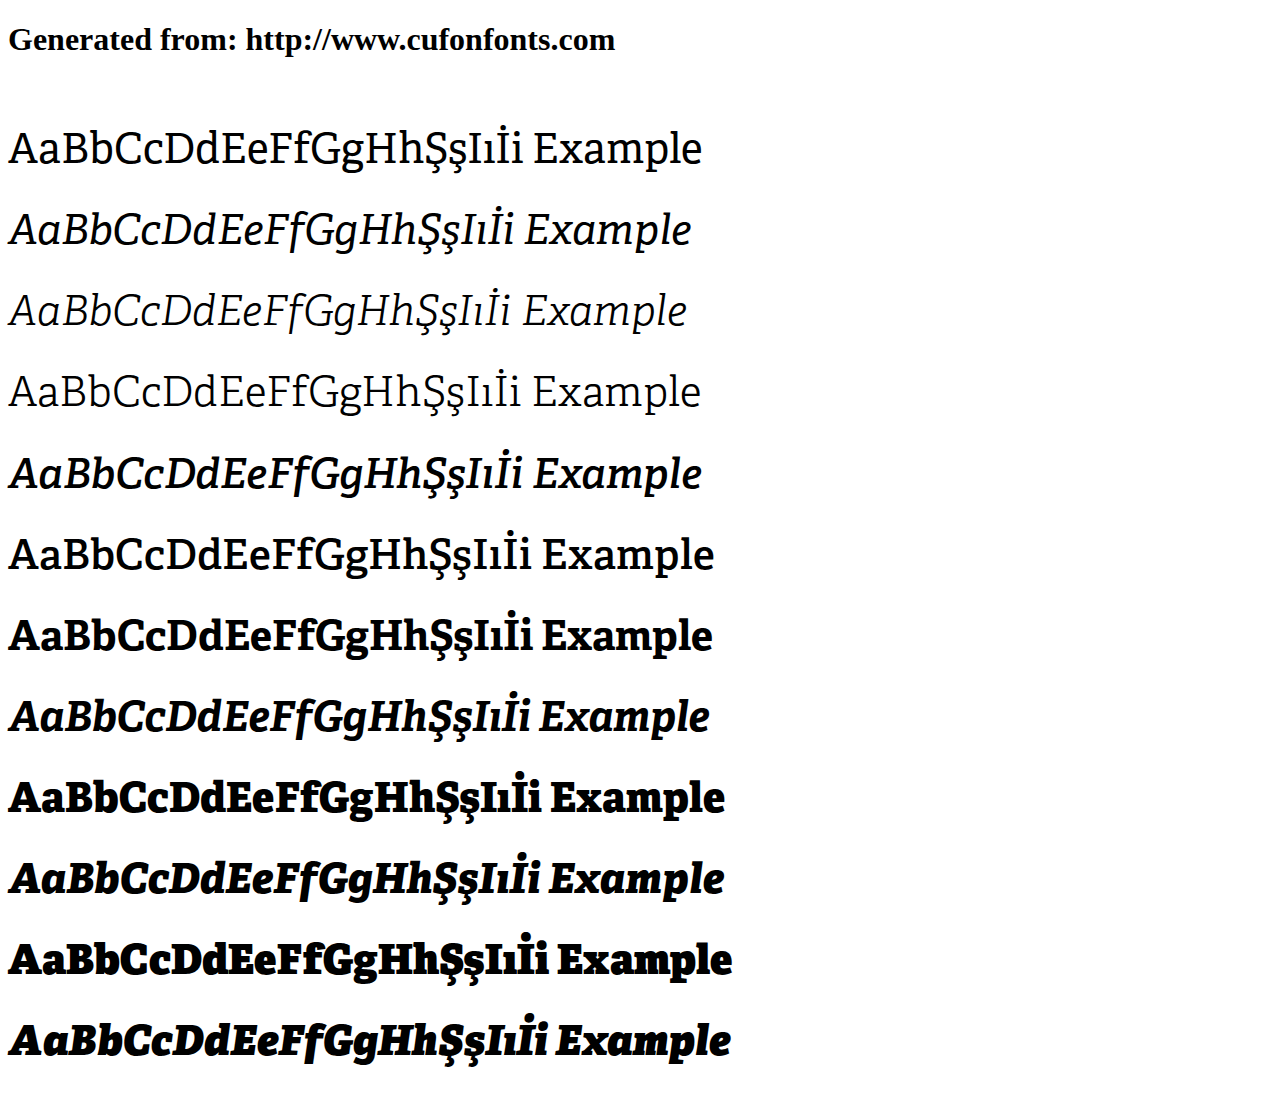
<file: fonts/adelle/example.html>
<!DOCTYPE html>
<html xmlns="http://www.w3.org/1999/xhtml">
<head>
    <meta http-equiv="Content-Type" content="text/html; charset=utf-8"/>
    <link rel="stylesheet" type="text/css"
          href="style.css"/>
</head>

<body>

<h1>Generated from: http://www.cufonfonts.com</h1><br/>
<h1 style="font-family:'Adelle Regular';font-weight:normal;font-size:42px">AaBbCcDdEeFfGgHhŞşIıİi Example</h1>
<h1 style="font-family:'Adelle Italic';font-weight:normal;font-size:42px">AaBbCcDdEeFfGgHhŞşIıİi Example</h1>
<h1 style="font-family:'Adelle Light Italic';font-weight:normal;font-size:42px">AaBbCcDdEeFfGgHhŞşIıİi Example</h1>
<h1 style="font-family:'Adelle Light';font-weight:normal;font-size:42px">AaBbCcDdEeFfGgHhŞşIıİi Example</h1>
<h1 style="font-family:'Adelle SemiBold Italic';font-weight:normal;font-size:42px">AaBbCcDdEeFfGgHhŞşIıİi Example</h1>
<h1 style="font-family:'Adelle SemiBold';font-weight:normal;font-size:42px">AaBbCcDdEeFfGgHhŞşIıİi Example</h1>
<h1 style="font-family:'Adelle Bold';font-weight:normal;font-size:42px">AaBbCcDdEeFfGgHhŞşIıİi Example</h1>
<h1 style="font-family:'Adelle Bold Italic';font-weight:normal;font-size:42px">AaBbCcDdEeFfGgHhŞşIıİi Example</h1>
<h1 style="font-family:'Adelle ExtraBold';font-weight:normal;font-size:42px">AaBbCcDdEeFfGgHhŞşIıİi Example</h1>
<h1 style="font-family:'Adelle ExtraBold Italic';font-weight:normal;font-size:42px">AaBbCcDdEeFfGgHhŞşIıİi Example</h1>
<h1 style="font-family:'Adelle Heavy';font-weight:normal;font-size:42px">AaBbCcDdEeFfGgHhŞşIıİi Example</h1>
<h1 style="font-family:'Adelle Heavy Italic';font-weight:normal;font-size:42px">AaBbCcDdEeFfGgHhŞşIıİi Example</h1>


</body>
</html>
</file>
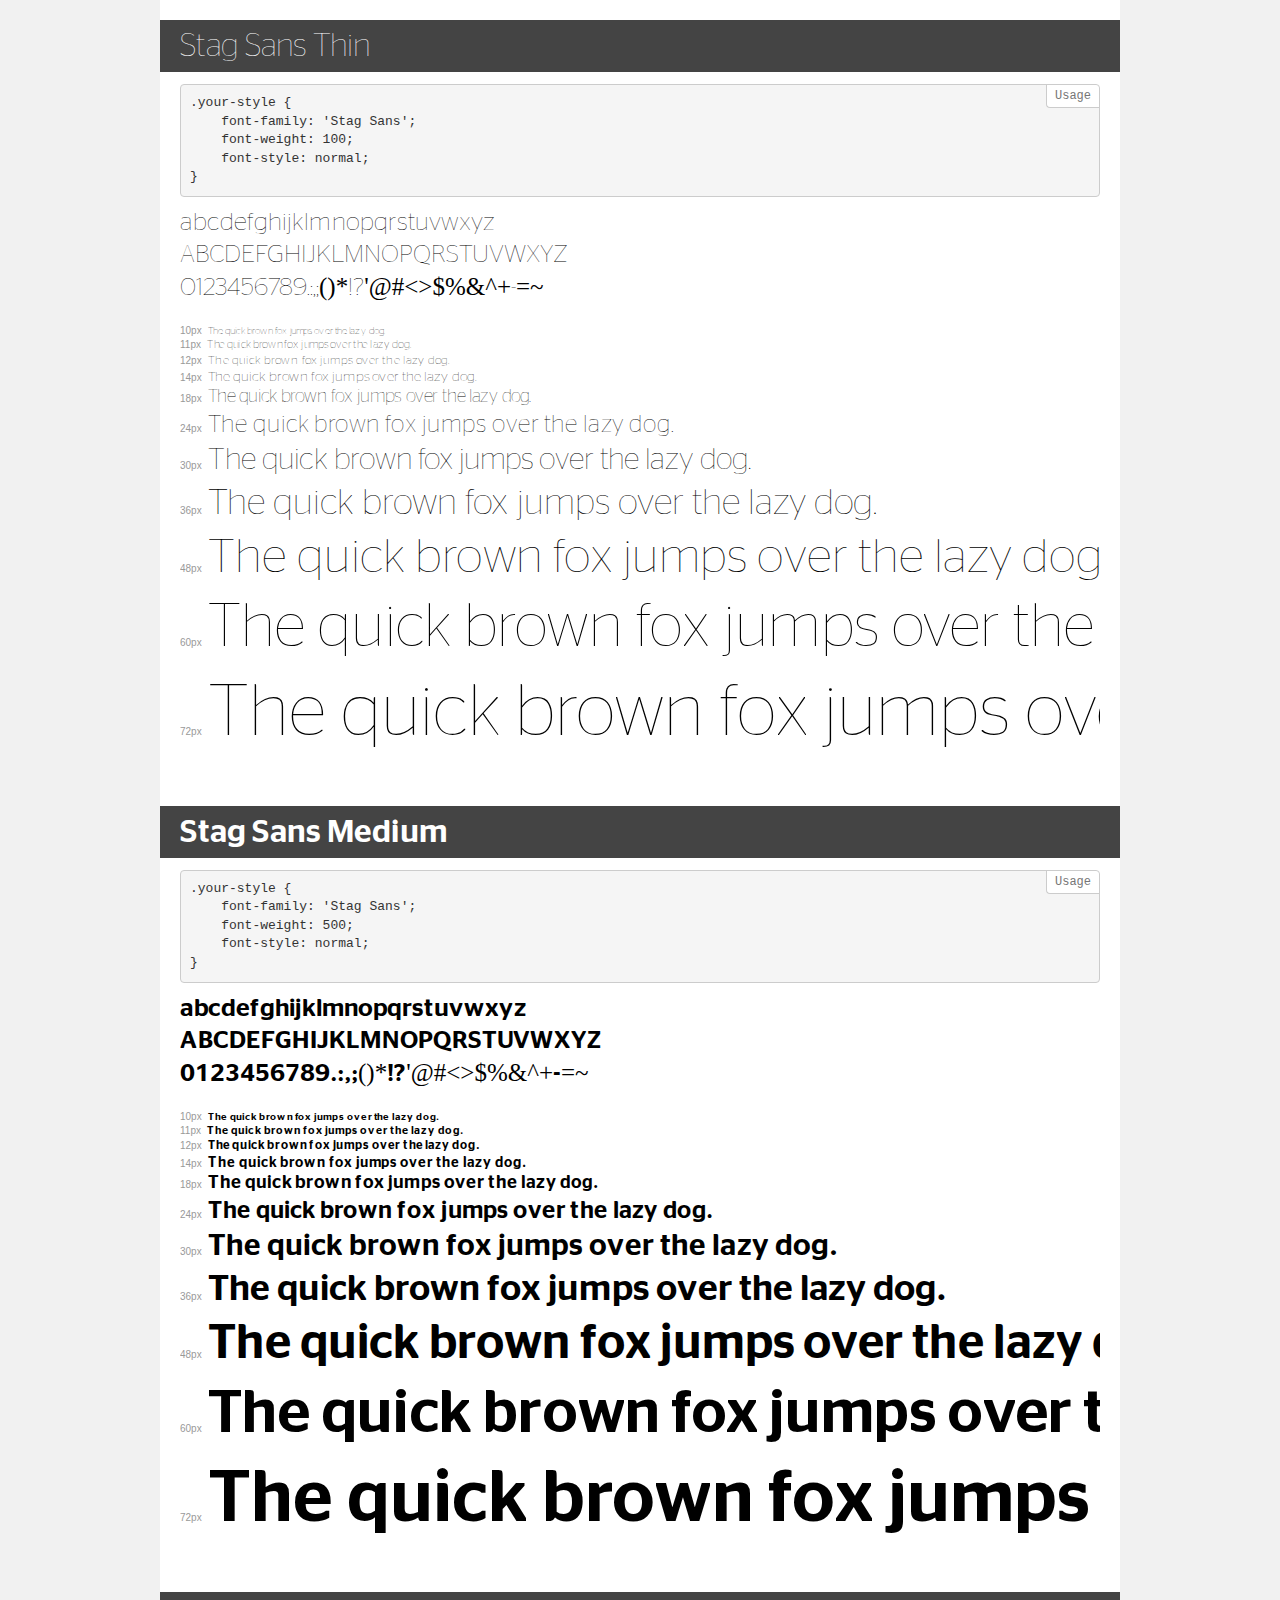
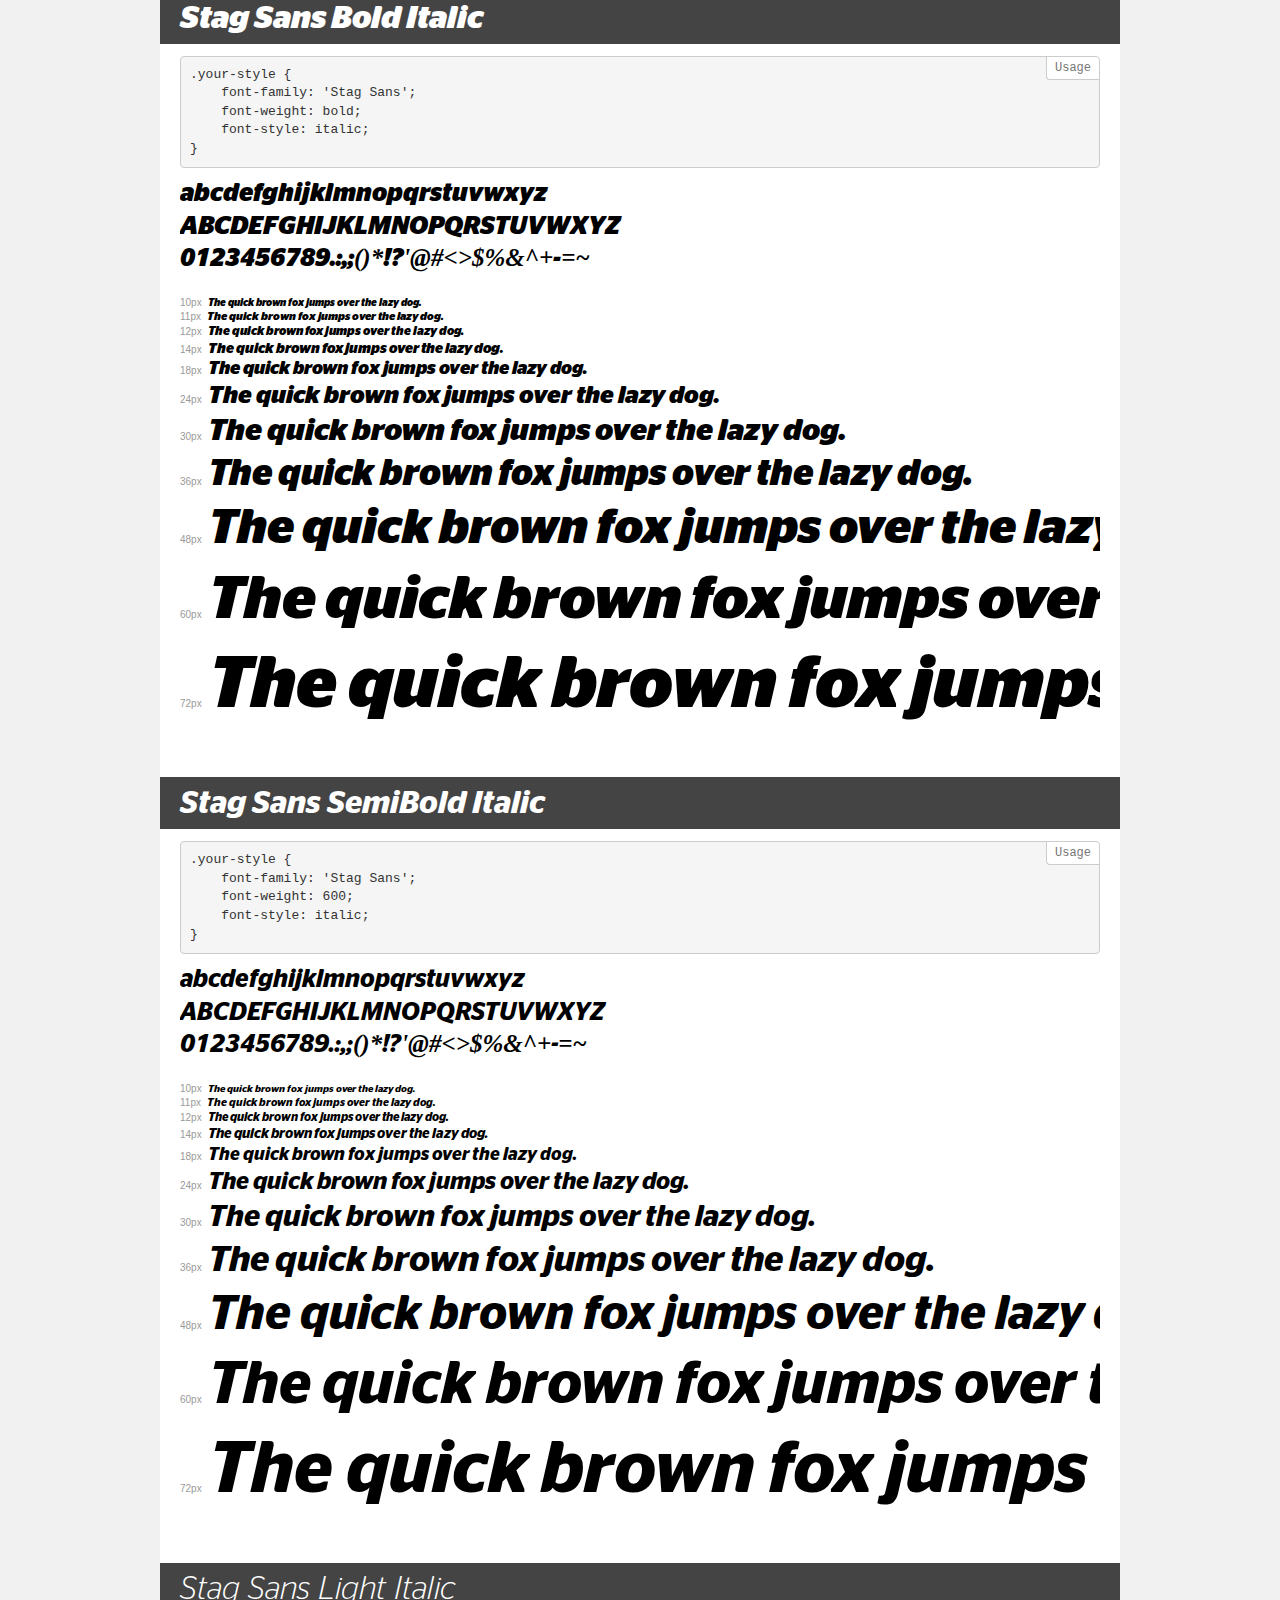
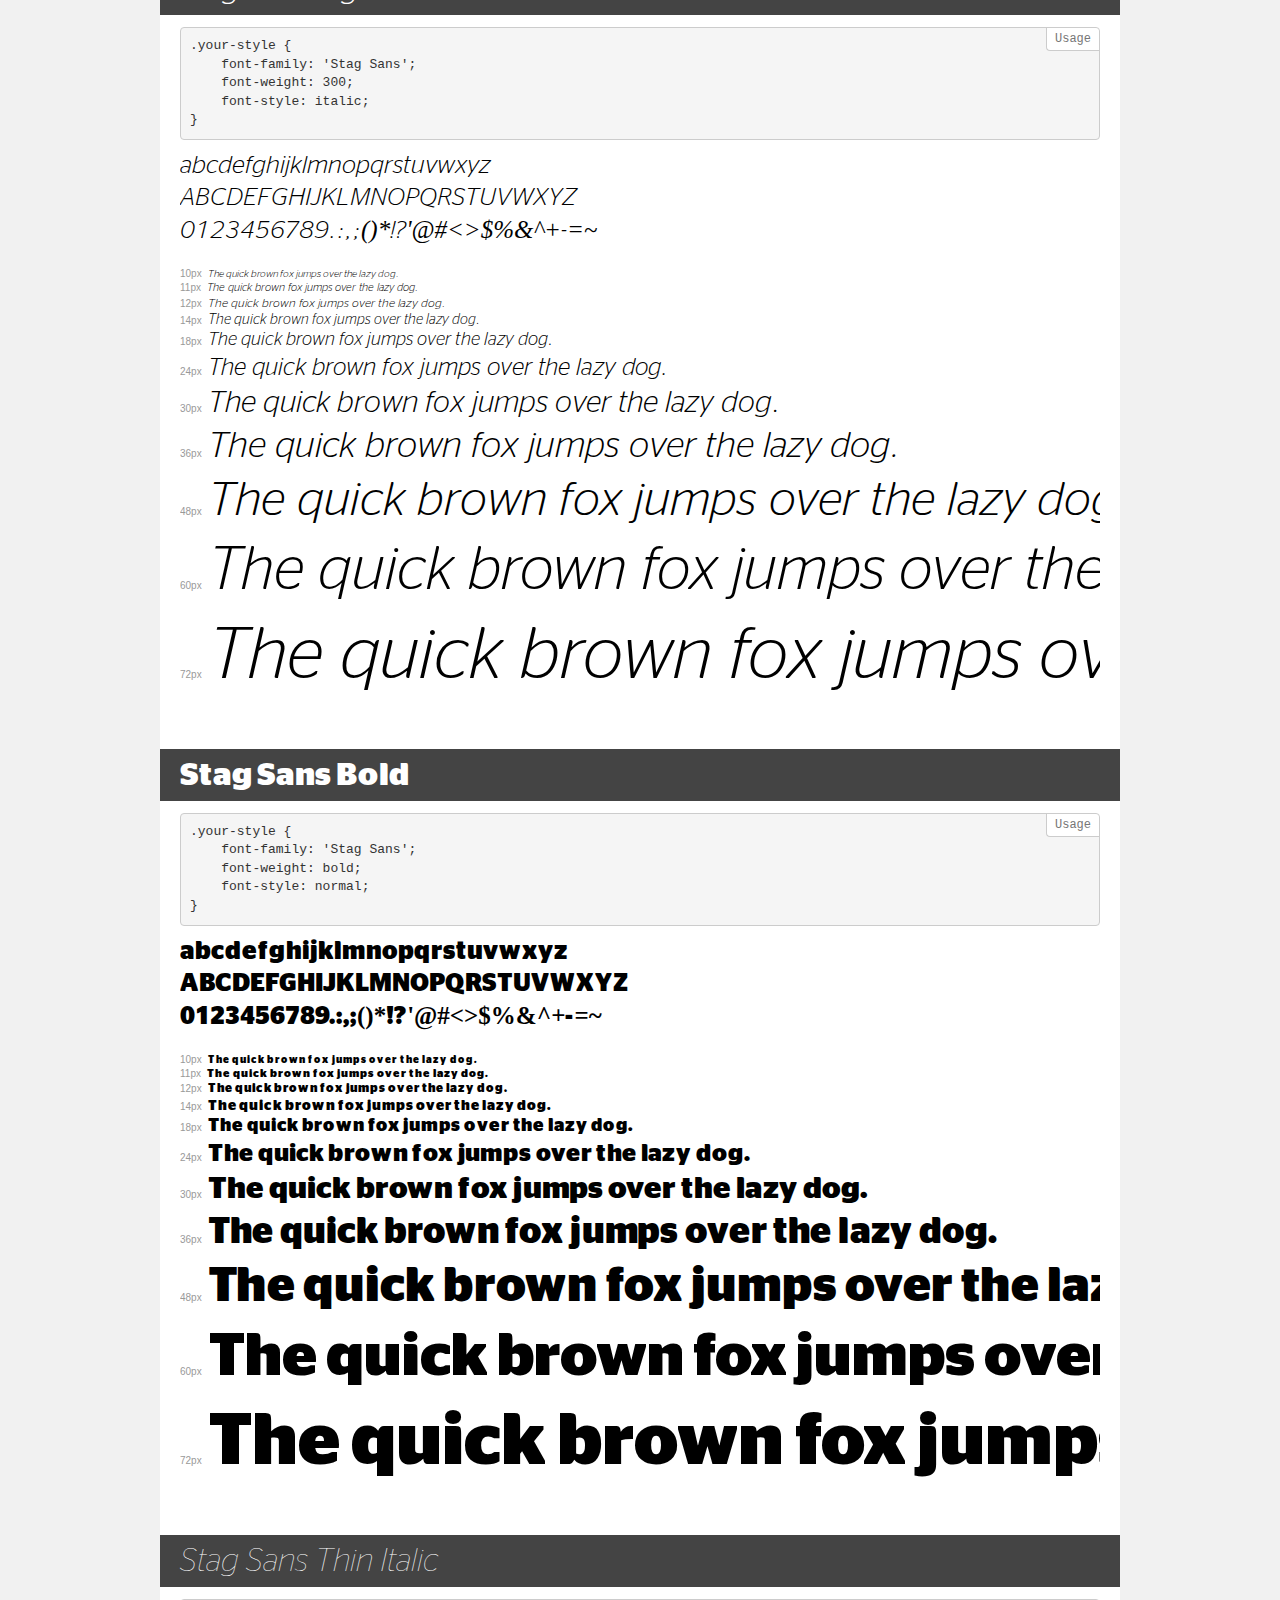
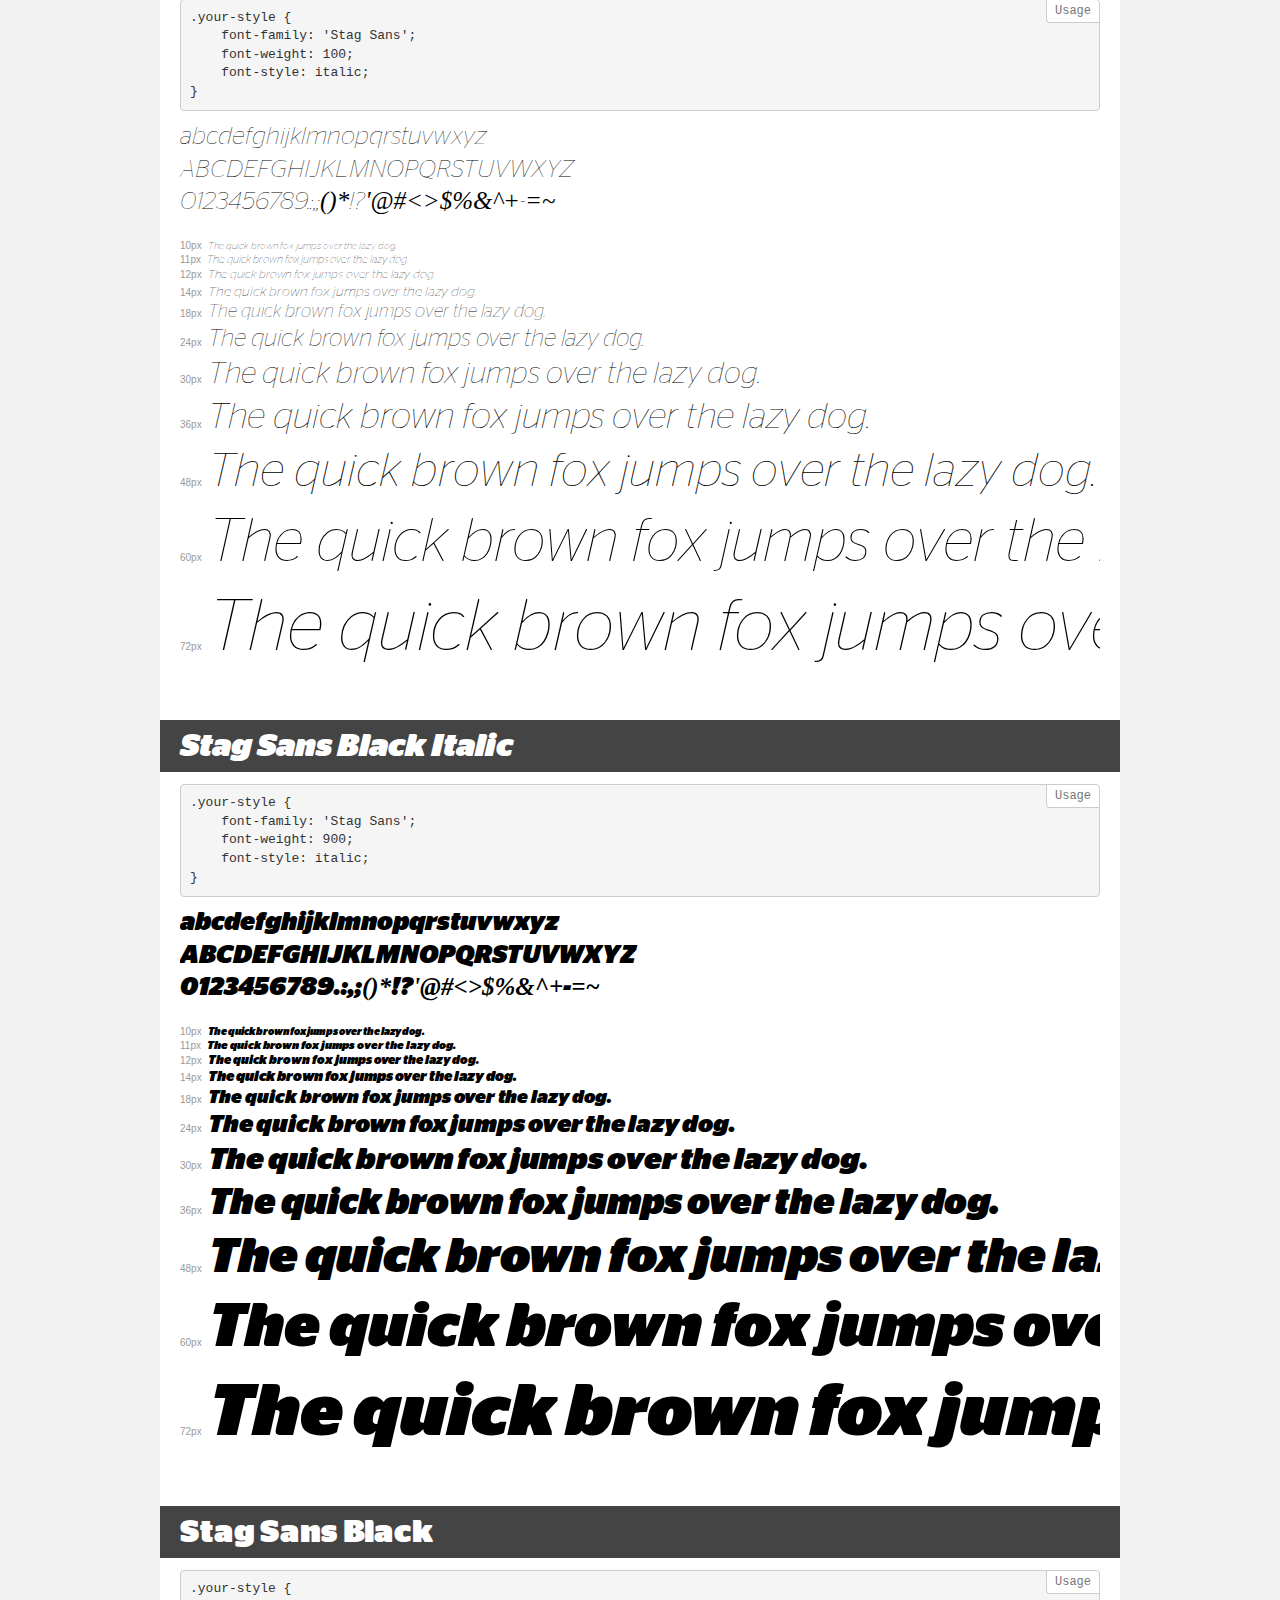
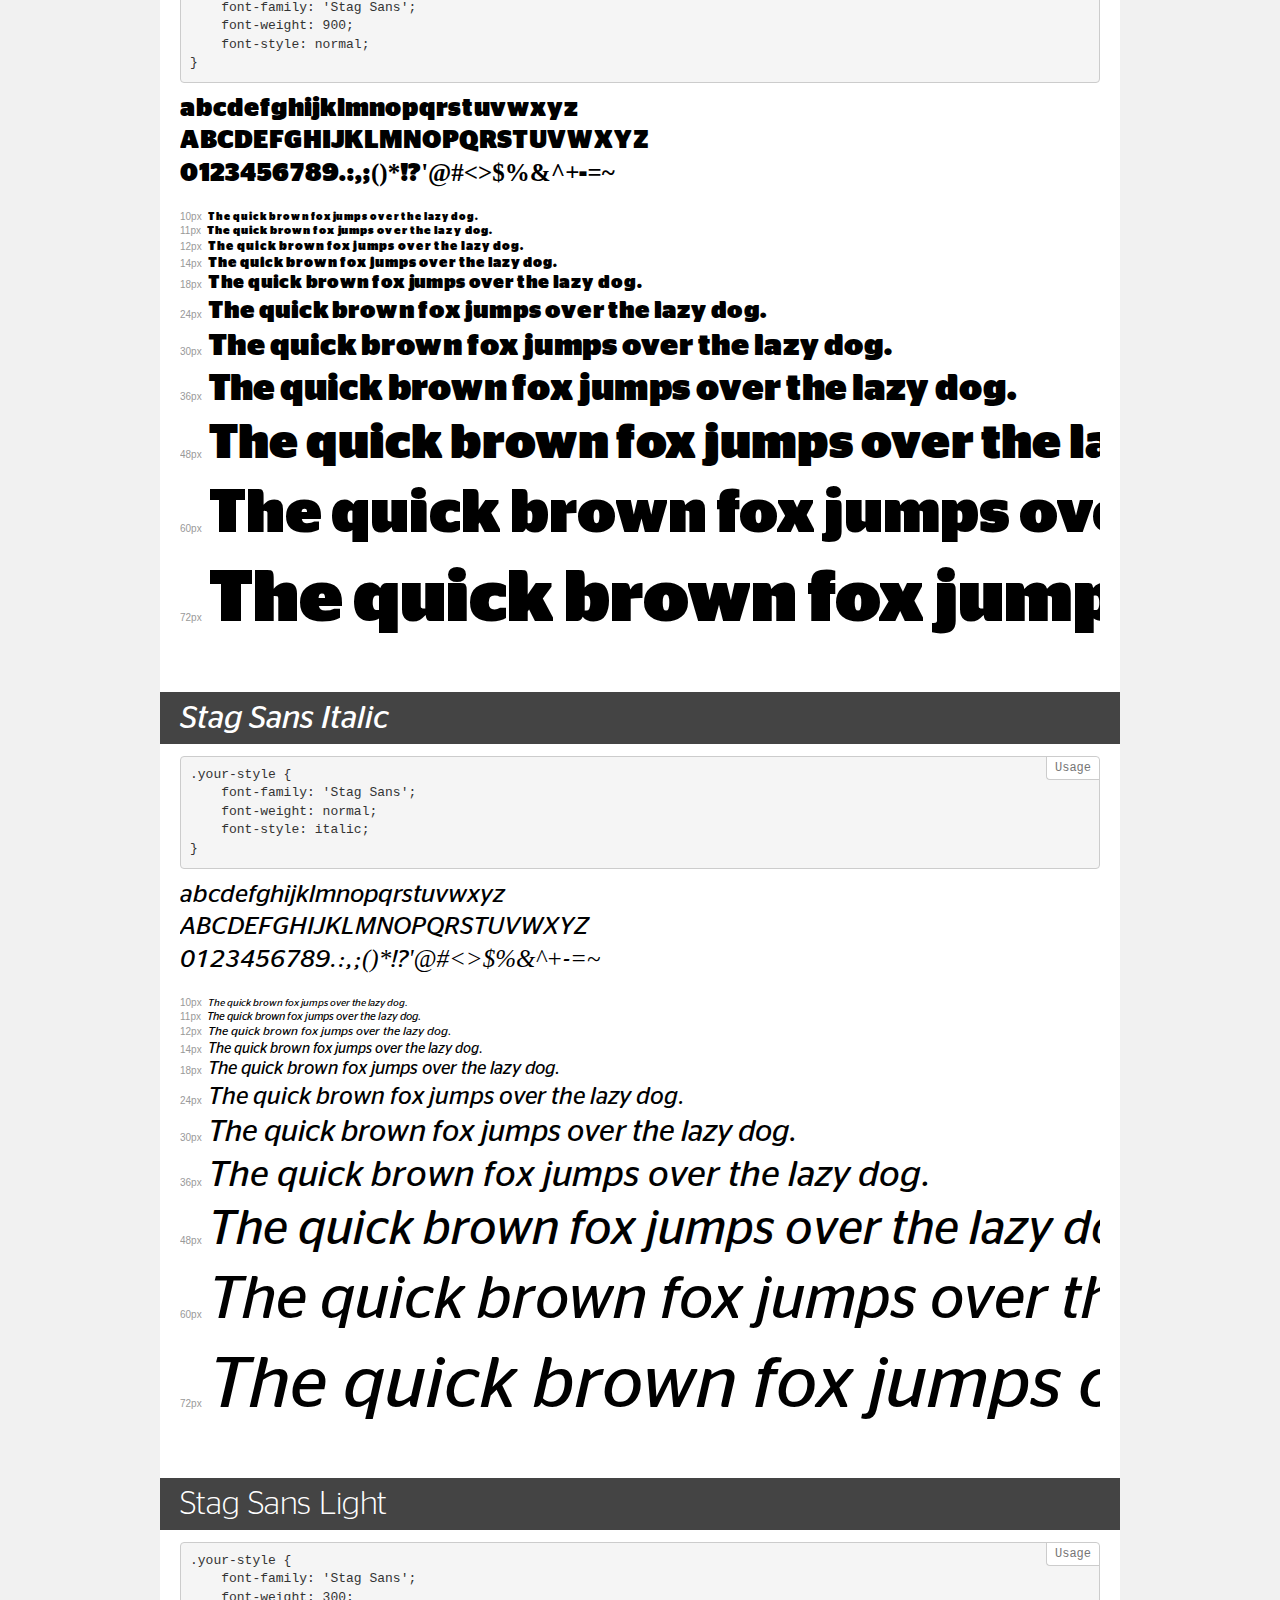
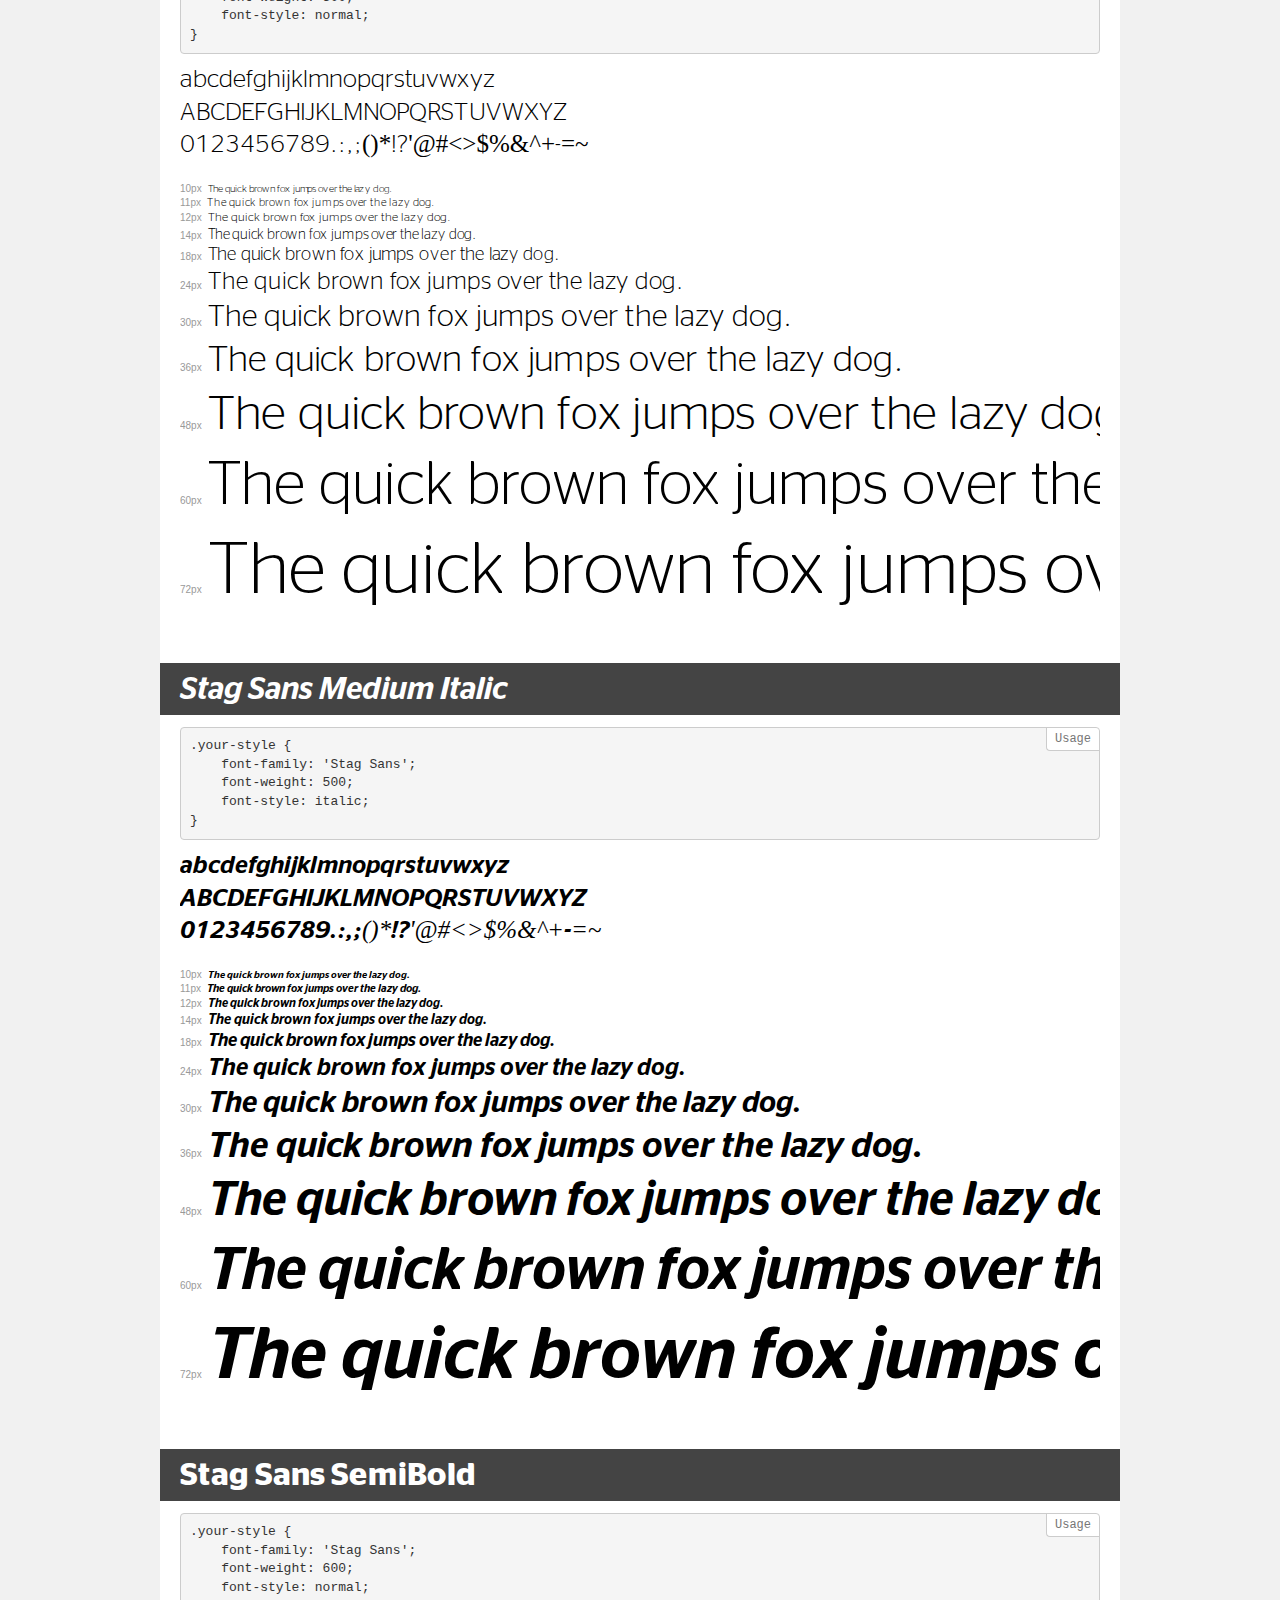
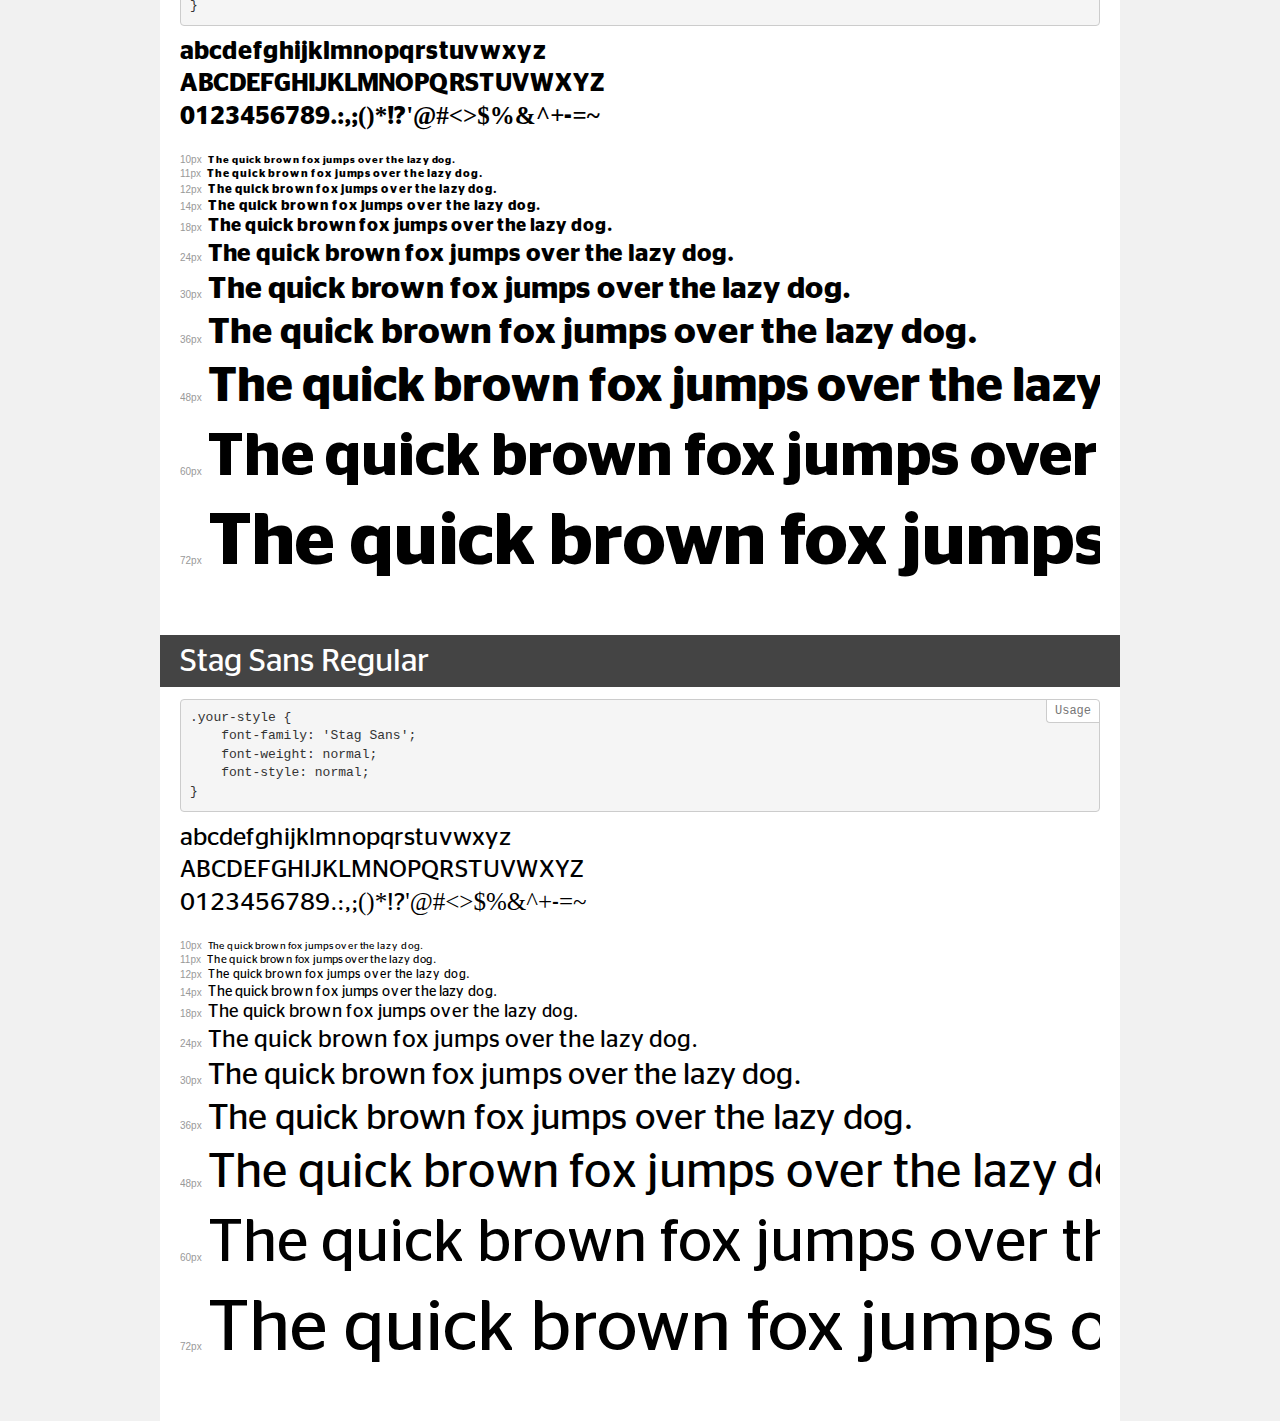
<file: fonts/stag-sans/demo.html>
<!DOCTYPE html>
<html>
<head>
    <meta charset="utf-8">
    <meta http-equiv="X-UA-Compatible" content="IE=edge">
    <meta name="viewport" content="width=device-width, initial-scale=1">
    <meta name="robots" content="noindex, noarchive">
    <meta name="format-detection" content="telephone=no">
    <title>Transfonter demo</title>
    <link href="stylesheet.css" rel="stylesheet">
    <style>
        /*
        http://meyerweb.com/eric/tools/css/reset/
        v2.0 | 20110126
        License: none (public domain)
        */
        html, body, div, span, applet, object, iframe,
        h1, h2, h3, h4, h5, h6, p, blockquote, pre,
        a, abbr, acronym, address, big, cite, code,
        del, dfn, em, img, ins, kbd, q, s, samp,
        small, strike, strong, sub, sup, tt, var,
        b, u, i, center,
        dl, dt, dd, ol, ul, li,
        fieldset, form, label, legend,
        table, caption, tbody, tfoot, thead, tr, th, td,
        article, aside, canvas, details, embed,
        figure, figcaption, footer, header, hgroup,
        menu, nav, output, ruby, section, summary,
        time, mark, audio, video {
            margin: 0;
            padding: 0;
            border: 0;
            font-size: 100%;
            font: inherit;
            vertical-align: baseline;
        }
        /* HTML5 display-role reset for older browsers */
        article, aside, details, figcaption, figure,
        footer, header, hgroup, menu, nav, section {
            display: block;
        }
        body {
            line-height: 1;
        }
        ol, ul {
            list-style: none;
        }
        blockquote, q {
            quotes: none;
        }
        blockquote:before, blockquote:after,
        q:before, q:after {
            content: '';
            content: none;
        }
        table {
            border-collapse: collapse;
            border-spacing: 0;
        }
        /* common styles */
        body {
            background: #f1f1f1;
            color: #000;
        }
        .page {
            background: #fff;
            width: 920px;
            margin: 0 auto;
            padding: 20px 20px 0 20px;
            overflow: hidden;
        }
        .font-container {
            overflow-x: auto;
            overflow-y: hidden;
            margin-bottom: 40px;
            line-height: 1.3;
            white-space: nowrap;
            padding-bottom: 5px;
        }
        h1 {
            position: relative;
            background: #444;
            font-size: 32px;
            color: #fff;
            padding: 10px 20px;
            margin: 0 -20px 12px -20px;
        }
        .letters {
            font-size: 25px;
            margin-bottom: 20px;
        }
        .s10:before {
            content: '10px';
        }
        .s11:before {
            content: '11px';
        }
        .s12:before {
            content: '12px';
        }
        .s14:before {
            content: '14px';
        }
        .s18:before {
            content: '18px';
        }
        .s24:before {
            content: '24px';
        }
        .s30:before {
            content: '30px';
        }
        .s36:before {
            content: '36px';
        }
        .s48:before {
            content: '48px';
        }
        .s60:before {
            content: '60px';
        }
        .s72:before {
            content: '72px';
        }
        .s10:before, .s11:before, .s12:before, .s14:before,
        .s18:before, .s24:before, .s30:before, .s36:before,
        .s48:before, .s60:before, .s72:before {
            font-family: Arial, sans-serif;
            font-size: 10px;
            font-weight: normal;
            font-style: normal;
            color: #999;
            padding-right: 6px;
        }
        pre {
            display: block;
            position: relative;
            padding: 9px;
            margin: 0 0 10px;
            font-family: Monaco, Menlo, Consolas, "Courier New", monospace !important;
            font-size: 13px;
            line-height: 1.428571429;
            color: #333;
            font-weight: normal !important;
            font-style: normal !important;
            background-color: #f5f5f5;
            border: 1px solid #ccc;
            overflow-x: auto;
            border-radius: 4px;
        }
        pre:after {
            display: block;
            position: absolute;
            right: 0;
            top: 0;
            content: 'Usage';
            line-height: 1;
            padding: 5px 8px;
            font-size: 12px;
            color: #767676;
            background-color: #fff;
            border: 1px solid #ccc;
            border-right: none;
            border-top: none;
            border-radius: 0 4px 0 4px;
            z-index: 10;
        }
        /* responsive */
        @media (max-width: 959px) {
            .page {
                width: auto;
                margin: 0;
            }
        }
    </style>
</head>
<body>
<div class="page">
    <div class="demo" style="font-family: 'Stag Sans'; font-weight: 100; font-style: normal;">
        <h1>Stag Sans Thin</h1>
        <pre>.your-style {
    font-family: 'Stag Sans';
    font-weight: 100;
    font-style: normal;
}</pre>
        <div class="font-container">
            <p class="letters">
                abcdefghijklmnopqrstuvwxyz<br>
ABCDEFGHIJKLMNOPQRSTUVWXYZ<br>
                0123456789.:,;()*!?'@#<>$%&^+-=~
            </p>
            <p class="s10" style="font-size: 10px;">The quick brown fox jumps over the lazy dog.</p>
            <p class="s11" style="font-size: 11px;">The quick brown fox jumps over the lazy dog.</p>
            <p class="s12" style="font-size: 12px;">The quick brown fox jumps over the lazy dog.</p>
            <p class="s14" style="font-size: 14px;">The quick brown fox jumps over the lazy dog.</p>
            <p class="s18" style="font-size: 18px;">The quick brown fox jumps over the lazy dog.</p>
            <p class="s24" style="font-size: 24px;">The quick brown fox jumps over the lazy dog.</p>
            <p class="s30" style="font-size: 30px;">The quick brown fox jumps over the lazy dog.</p>
            <p class="s36" style="font-size: 36px;">The quick brown fox jumps over the lazy dog.</p>
            <p class="s48" style="font-size: 48px;">The quick brown fox jumps over the lazy dog.</p>
            <p class="s60" style="font-size: 60px;">The quick brown fox jumps over the lazy dog.</p>
            <p class="s72" style="font-size: 72px;">The quick brown fox jumps over the lazy dog.</p>
        </div>
    </div>
    <div class="demo" style="font-family: 'Stag Sans'; font-weight: 500; font-style: normal;">
        <h1>Stag Sans Medium</h1>
        <pre>.your-style {
    font-family: 'Stag Sans';
    font-weight: 500;
    font-style: normal;
}</pre>
        <div class="font-container">
            <p class="letters">
                abcdefghijklmnopqrstuvwxyz<br>
ABCDEFGHIJKLMNOPQRSTUVWXYZ<br>
                0123456789.:,;()*!?'@#<>$%&^+-=~
            </p>
            <p class="s10" style="font-size: 10px;">The quick brown fox jumps over the lazy dog.</p>
            <p class="s11" style="font-size: 11px;">The quick brown fox jumps over the lazy dog.</p>
            <p class="s12" style="font-size: 12px;">The quick brown fox jumps over the lazy dog.</p>
            <p class="s14" style="font-size: 14px;">The quick brown fox jumps over the lazy dog.</p>
            <p class="s18" style="font-size: 18px;">The quick brown fox jumps over the lazy dog.</p>
            <p class="s24" style="font-size: 24px;">The quick brown fox jumps over the lazy dog.</p>
            <p class="s30" style="font-size: 30px;">The quick brown fox jumps over the lazy dog.</p>
            <p class="s36" style="font-size: 36px;">The quick brown fox jumps over the lazy dog.</p>
            <p class="s48" style="font-size: 48px;">The quick brown fox jumps over the lazy dog.</p>
            <p class="s60" style="font-size: 60px;">The quick brown fox jumps over the lazy dog.</p>
            <p class="s72" style="font-size: 72px;">The quick brown fox jumps over the lazy dog.</p>
        </div>
    </div>
    <div class="demo" style="font-family: 'Stag Sans'; font-weight: bold; font-style: italic;">
        <h1>Stag Sans Bold Italic</h1>
        <pre>.your-style {
    font-family: 'Stag Sans';
    font-weight: bold;
    font-style: italic;
}</pre>
        <div class="font-container">
            <p class="letters">
                abcdefghijklmnopqrstuvwxyz<br>
ABCDEFGHIJKLMNOPQRSTUVWXYZ<br>
                0123456789.:,;()*!?'@#<>$%&^+-=~
            </p>
            <p class="s10" style="font-size: 10px;">The quick brown fox jumps over the lazy dog.</p>
            <p class="s11" style="font-size: 11px;">The quick brown fox jumps over the lazy dog.</p>
            <p class="s12" style="font-size: 12px;">The quick brown fox jumps over the lazy dog.</p>
            <p class="s14" style="font-size: 14px;">The quick brown fox jumps over the lazy dog.</p>
            <p class="s18" style="font-size: 18px;">The quick brown fox jumps over the lazy dog.</p>
            <p class="s24" style="font-size: 24px;">The quick brown fox jumps over the lazy dog.</p>
            <p class="s30" style="font-size: 30px;">The quick brown fox jumps over the lazy dog.</p>
            <p class="s36" style="font-size: 36px;">The quick brown fox jumps over the lazy dog.</p>
            <p class="s48" style="font-size: 48px;">The quick brown fox jumps over the lazy dog.</p>
            <p class="s60" style="font-size: 60px;">The quick brown fox jumps over the lazy dog.</p>
            <p class="s72" style="font-size: 72px;">The quick brown fox jumps over the lazy dog.</p>
        </div>
    </div>
    <div class="demo" style="font-family: 'Stag Sans'; font-weight: 600; font-style: italic;">
        <h1>Stag Sans SemiBold Italic</h1>
        <pre>.your-style {
    font-family: 'Stag Sans';
    font-weight: 600;
    font-style: italic;
}</pre>
        <div class="font-container">
            <p class="letters">
                abcdefghijklmnopqrstuvwxyz<br>
ABCDEFGHIJKLMNOPQRSTUVWXYZ<br>
                0123456789.:,;()*!?'@#<>$%&^+-=~
            </p>
            <p class="s10" style="font-size: 10px;">The quick brown fox jumps over the lazy dog.</p>
            <p class="s11" style="font-size: 11px;">The quick brown fox jumps over the lazy dog.</p>
            <p class="s12" style="font-size: 12px;">The quick brown fox jumps over the lazy dog.</p>
            <p class="s14" style="font-size: 14px;">The quick brown fox jumps over the lazy dog.</p>
            <p class="s18" style="font-size: 18px;">The quick brown fox jumps over the lazy dog.</p>
            <p class="s24" style="font-size: 24px;">The quick brown fox jumps over the lazy dog.</p>
            <p class="s30" style="font-size: 30px;">The quick brown fox jumps over the lazy dog.</p>
            <p class="s36" style="font-size: 36px;">The quick brown fox jumps over the lazy dog.</p>
            <p class="s48" style="font-size: 48px;">The quick brown fox jumps over the lazy dog.</p>
            <p class="s60" style="font-size: 60px;">The quick brown fox jumps over the lazy dog.</p>
            <p class="s72" style="font-size: 72px;">The quick brown fox jumps over the lazy dog.</p>
        </div>
    </div>
    <div class="demo" style="font-family: 'Stag Sans'; font-weight: 300; font-style: italic;">
        <h1>Stag Sans Light Italic</h1>
        <pre>.your-style {
    font-family: 'Stag Sans';
    font-weight: 300;
    font-style: italic;
}</pre>
        <div class="font-container">
            <p class="letters">
                abcdefghijklmnopqrstuvwxyz<br>
ABCDEFGHIJKLMNOPQRSTUVWXYZ<br>
                0123456789.:,;()*!?'@#<>$%&^+-=~
            </p>
            <p class="s10" style="font-size: 10px;">The quick brown fox jumps over the lazy dog.</p>
            <p class="s11" style="font-size: 11px;">The quick brown fox jumps over the lazy dog.</p>
            <p class="s12" style="font-size: 12px;">The quick brown fox jumps over the lazy dog.</p>
            <p class="s14" style="font-size: 14px;">The quick brown fox jumps over the lazy dog.</p>
            <p class="s18" style="font-size: 18px;">The quick brown fox jumps over the lazy dog.</p>
            <p class="s24" style="font-size: 24px;">The quick brown fox jumps over the lazy dog.</p>
            <p class="s30" style="font-size: 30px;">The quick brown fox jumps over the lazy dog.</p>
            <p class="s36" style="font-size: 36px;">The quick brown fox jumps over the lazy dog.</p>
            <p class="s48" style="font-size: 48px;">The quick brown fox jumps over the lazy dog.</p>
            <p class="s60" style="font-size: 60px;">The quick brown fox jumps over the lazy dog.</p>
            <p class="s72" style="font-size: 72px;">The quick brown fox jumps over the lazy dog.</p>
        </div>
    </div>
    <div class="demo" style="font-family: 'Stag Sans'; font-weight: bold; font-style: normal;">
        <h1>Stag Sans Bold</h1>
        <pre>.your-style {
    font-family: 'Stag Sans';
    font-weight: bold;
    font-style: normal;
}</pre>
        <div class="font-container">
            <p class="letters">
                abcdefghijklmnopqrstuvwxyz<br>
ABCDEFGHIJKLMNOPQRSTUVWXYZ<br>
                0123456789.:,;()*!?'@#<>$%&^+-=~
            </p>
            <p class="s10" style="font-size: 10px;">The quick brown fox jumps over the lazy dog.</p>
            <p class="s11" style="font-size: 11px;">The quick brown fox jumps over the lazy dog.</p>
            <p class="s12" style="font-size: 12px;">The quick brown fox jumps over the lazy dog.</p>
            <p class="s14" style="font-size: 14px;">The quick brown fox jumps over the lazy dog.</p>
            <p class="s18" style="font-size: 18px;">The quick brown fox jumps over the lazy dog.</p>
            <p class="s24" style="font-size: 24px;">The quick brown fox jumps over the lazy dog.</p>
            <p class="s30" style="font-size: 30px;">The quick brown fox jumps over the lazy dog.</p>
            <p class="s36" style="font-size: 36px;">The quick brown fox jumps over the lazy dog.</p>
            <p class="s48" style="font-size: 48px;">The quick brown fox jumps over the lazy dog.</p>
            <p class="s60" style="font-size: 60px;">The quick brown fox jumps over the lazy dog.</p>
            <p class="s72" style="font-size: 72px;">The quick brown fox jumps over the lazy dog.</p>
        </div>
    </div>
    <div class="demo" style="font-family: 'Stag Sans'; font-weight: 100; font-style: italic;">
        <h1>Stag Sans Thin Italic</h1>
        <pre>.your-style {
    font-family: 'Stag Sans';
    font-weight: 100;
    font-style: italic;
}</pre>
        <div class="font-container">
            <p class="letters">
                abcdefghijklmnopqrstuvwxyz<br>
ABCDEFGHIJKLMNOPQRSTUVWXYZ<br>
                0123456789.:,;()*!?'@#<>$%&^+-=~
            </p>
            <p class="s10" style="font-size: 10px;">The quick brown fox jumps over the lazy dog.</p>
            <p class="s11" style="font-size: 11px;">The quick brown fox jumps over the lazy dog.</p>
            <p class="s12" style="font-size: 12px;">The quick brown fox jumps over the lazy dog.</p>
            <p class="s14" style="font-size: 14px;">The quick brown fox jumps over the lazy dog.</p>
            <p class="s18" style="font-size: 18px;">The quick brown fox jumps over the lazy dog.</p>
            <p class="s24" style="font-size: 24px;">The quick brown fox jumps over the lazy dog.</p>
            <p class="s30" style="font-size: 30px;">The quick brown fox jumps over the lazy dog.</p>
            <p class="s36" style="font-size: 36px;">The quick brown fox jumps over the lazy dog.</p>
            <p class="s48" style="font-size: 48px;">The quick brown fox jumps over the lazy dog.</p>
            <p class="s60" style="font-size: 60px;">The quick brown fox jumps over the lazy dog.</p>
            <p class="s72" style="font-size: 72px;">The quick brown fox jumps over the lazy dog.</p>
        </div>
    </div>
    <div class="demo" style="font-family: 'Stag Sans'; font-weight: 900; font-style: italic;">
        <h1>Stag Sans Black Italic</h1>
        <pre>.your-style {
    font-family: 'Stag Sans';
    font-weight: 900;
    font-style: italic;
}</pre>
        <div class="font-container">
            <p class="letters">
                abcdefghijklmnopqrstuvwxyz<br>
ABCDEFGHIJKLMNOPQRSTUVWXYZ<br>
                0123456789.:,;()*!?'@#<>$%&^+-=~
            </p>
            <p class="s10" style="font-size: 10px;">The quick brown fox jumps over the lazy dog.</p>
            <p class="s11" style="font-size: 11px;">The quick brown fox jumps over the lazy dog.</p>
            <p class="s12" style="font-size: 12px;">The quick brown fox jumps over the lazy dog.</p>
            <p class="s14" style="font-size: 14px;">The quick brown fox jumps over the lazy dog.</p>
            <p class="s18" style="font-size: 18px;">The quick brown fox jumps over the lazy dog.</p>
            <p class="s24" style="font-size: 24px;">The quick brown fox jumps over the lazy dog.</p>
            <p class="s30" style="font-size: 30px;">The quick brown fox jumps over the lazy dog.</p>
            <p class="s36" style="font-size: 36px;">The quick brown fox jumps over the lazy dog.</p>
            <p class="s48" style="font-size: 48px;">The quick brown fox jumps over the lazy dog.</p>
            <p class="s60" style="font-size: 60px;">The quick brown fox jumps over the lazy dog.</p>
            <p class="s72" style="font-size: 72px;">The quick brown fox jumps over the lazy dog.</p>
        </div>
    </div>
    <div class="demo" style="font-family: 'Stag Sans'; font-weight: 900; font-style: normal;">
        <h1>Stag Sans Black</h1>
        <pre>.your-style {
    font-family: 'Stag Sans';
    font-weight: 900;
    font-style: normal;
}</pre>
        <div class="font-container">
            <p class="letters">
                abcdefghijklmnopqrstuvwxyz<br>
ABCDEFGHIJKLMNOPQRSTUVWXYZ<br>
                0123456789.:,;()*!?'@#<>$%&^+-=~
            </p>
            <p class="s10" style="font-size: 10px;">The quick brown fox jumps over the lazy dog.</p>
            <p class="s11" style="font-size: 11px;">The quick brown fox jumps over the lazy dog.</p>
            <p class="s12" style="font-size: 12px;">The quick brown fox jumps over the lazy dog.</p>
            <p class="s14" style="font-size: 14px;">The quick brown fox jumps over the lazy dog.</p>
            <p class="s18" style="font-size: 18px;">The quick brown fox jumps over the lazy dog.</p>
            <p class="s24" style="font-size: 24px;">The quick brown fox jumps over the lazy dog.</p>
            <p class="s30" style="font-size: 30px;">The quick brown fox jumps over the lazy dog.</p>
            <p class="s36" style="font-size: 36px;">The quick brown fox jumps over the lazy dog.</p>
            <p class="s48" style="font-size: 48px;">The quick brown fox jumps over the lazy dog.</p>
            <p class="s60" style="font-size: 60px;">The quick brown fox jumps over the lazy dog.</p>
            <p class="s72" style="font-size: 72px;">The quick brown fox jumps over the lazy dog.</p>
        </div>
    </div>
    <div class="demo" style="font-family: 'Stag Sans'; font-weight: normal; font-style: italic;">
        <h1>Stag Sans Italic</h1>
        <pre>.your-style {
    font-family: 'Stag Sans';
    font-weight: normal;
    font-style: italic;
}</pre>
        <div class="font-container">
            <p class="letters">
                abcdefghijklmnopqrstuvwxyz<br>
ABCDEFGHIJKLMNOPQRSTUVWXYZ<br>
                0123456789.:,;()*!?'@#<>$%&^+-=~
            </p>
            <p class="s10" style="font-size: 10px;">The quick brown fox jumps over the lazy dog.</p>
            <p class="s11" style="font-size: 11px;">The quick brown fox jumps over the lazy dog.</p>
            <p class="s12" style="font-size: 12px;">The quick brown fox jumps over the lazy dog.</p>
            <p class="s14" style="font-size: 14px;">The quick brown fox jumps over the lazy dog.</p>
            <p class="s18" style="font-size: 18px;">The quick brown fox jumps over the lazy dog.</p>
            <p class="s24" style="font-size: 24px;">The quick brown fox jumps over the lazy dog.</p>
            <p class="s30" style="font-size: 30px;">The quick brown fox jumps over the lazy dog.</p>
            <p class="s36" style="font-size: 36px;">The quick brown fox jumps over the lazy dog.</p>
            <p class="s48" style="font-size: 48px;">The quick brown fox jumps over the lazy dog.</p>
            <p class="s60" style="font-size: 60px;">The quick brown fox jumps over the lazy dog.</p>
            <p class="s72" style="font-size: 72px;">The quick brown fox jumps over the lazy dog.</p>
        </div>
    </div>
    <div class="demo" style="font-family: 'Stag Sans'; font-weight: 300; font-style: normal;">
        <h1>Stag Sans Light</h1>
        <pre>.your-style {
    font-family: 'Stag Sans';
    font-weight: 300;
    font-style: normal;
}</pre>
        <div class="font-container">
            <p class="letters">
                abcdefghijklmnopqrstuvwxyz<br>
ABCDEFGHIJKLMNOPQRSTUVWXYZ<br>
                0123456789.:,;()*!?'@#<>$%&^+-=~
            </p>
            <p class="s10" style="font-size: 10px;">The quick brown fox jumps over the lazy dog.</p>
            <p class="s11" style="font-size: 11px;">The quick brown fox jumps over the lazy dog.</p>
            <p class="s12" style="font-size: 12px;">The quick brown fox jumps over the lazy dog.</p>
            <p class="s14" style="font-size: 14px;">The quick brown fox jumps over the lazy dog.</p>
            <p class="s18" style="font-size: 18px;">The quick brown fox jumps over the lazy dog.</p>
            <p class="s24" style="font-size: 24px;">The quick brown fox jumps over the lazy dog.</p>
            <p class="s30" style="font-size: 30px;">The quick brown fox jumps over the lazy dog.</p>
            <p class="s36" style="font-size: 36px;">The quick brown fox jumps over the lazy dog.</p>
            <p class="s48" style="font-size: 48px;">The quick brown fox jumps over the lazy dog.</p>
            <p class="s60" style="font-size: 60px;">The quick brown fox jumps over the lazy dog.</p>
            <p class="s72" style="font-size: 72px;">The quick brown fox jumps over the lazy dog.</p>
        </div>
    </div>
    <div class="demo" style="font-family: 'Stag Sans'; font-weight: 500; font-style: italic;">
        <h1>Stag Sans Medium Italic</h1>
        <pre>.your-style {
    font-family: 'Stag Sans';
    font-weight: 500;
    font-style: italic;
}</pre>
        <div class="font-container">
            <p class="letters">
                abcdefghijklmnopqrstuvwxyz<br>
ABCDEFGHIJKLMNOPQRSTUVWXYZ<br>
                0123456789.:,;()*!?'@#<>$%&^+-=~
            </p>
            <p class="s10" style="font-size: 10px;">The quick brown fox jumps over the lazy dog.</p>
            <p class="s11" style="font-size: 11px;">The quick brown fox jumps over the lazy dog.</p>
            <p class="s12" style="font-size: 12px;">The quick brown fox jumps over the lazy dog.</p>
            <p class="s14" style="font-size: 14px;">The quick brown fox jumps over the lazy dog.</p>
            <p class="s18" style="font-size: 18px;">The quick brown fox jumps over the lazy dog.</p>
            <p class="s24" style="font-size: 24px;">The quick brown fox jumps over the lazy dog.</p>
            <p class="s30" style="font-size: 30px;">The quick brown fox jumps over the lazy dog.</p>
            <p class="s36" style="font-size: 36px;">The quick brown fox jumps over the lazy dog.</p>
            <p class="s48" style="font-size: 48px;">The quick brown fox jumps over the lazy dog.</p>
            <p class="s60" style="font-size: 60px;">The quick brown fox jumps over the lazy dog.</p>
            <p class="s72" style="font-size: 72px;">The quick brown fox jumps over the lazy dog.</p>
        </div>
    </div>
    <div class="demo" style="font-family: 'Stag Sans'; font-weight: 600; font-style: normal;">
        <h1>Stag Sans SemiBold</h1>
        <pre>.your-style {
    font-family: 'Stag Sans';
    font-weight: 600;
    font-style: normal;
}</pre>
        <div class="font-container">
            <p class="letters">
                abcdefghijklmnopqrstuvwxyz<br>
ABCDEFGHIJKLMNOPQRSTUVWXYZ<br>
                0123456789.:,;()*!?'@#<>$%&^+-=~
            </p>
            <p class="s10" style="font-size: 10px;">The quick brown fox jumps over the lazy dog.</p>
            <p class="s11" style="font-size: 11px;">The quick brown fox jumps over the lazy dog.</p>
            <p class="s12" style="font-size: 12px;">The quick brown fox jumps over the lazy dog.</p>
            <p class="s14" style="font-size: 14px;">The quick brown fox jumps over the lazy dog.</p>
            <p class="s18" style="font-size: 18px;">The quick brown fox jumps over the lazy dog.</p>
            <p class="s24" style="font-size: 24px;">The quick brown fox jumps over the lazy dog.</p>
            <p class="s30" style="font-size: 30px;">The quick brown fox jumps over the lazy dog.</p>
            <p class="s36" style="font-size: 36px;">The quick brown fox jumps over the lazy dog.</p>
            <p class="s48" style="font-size: 48px;">The quick brown fox jumps over the lazy dog.</p>
            <p class="s60" style="font-size: 60px;">The quick brown fox jumps over the lazy dog.</p>
            <p class="s72" style="font-size: 72px;">The quick brown fox jumps over the lazy dog.</p>
        </div>
    </div>
    <div class="demo" style="font-family: 'Stag Sans'; font-weight: normal; font-style: normal;">
        <h1>Stag Sans Regular</h1>
        <pre>.your-style {
    font-family: 'Stag Sans';
    font-weight: normal;
    font-style: normal;
}</pre>
        <div class="font-container">
            <p class="letters">
                abcdefghijklmnopqrstuvwxyz<br>
ABCDEFGHIJKLMNOPQRSTUVWXYZ<br>
                0123456789.:,;()*!?'@#<>$%&^+-=~
            </p>
            <p class="s10" style="font-size: 10px;">The quick brown fox jumps over the lazy dog.</p>
            <p class="s11" style="font-size: 11px;">The quick brown fox jumps over the lazy dog.</p>
            <p class="s12" style="font-size: 12px;">The quick brown fox jumps over the lazy dog.</p>
            <p class="s14" style="font-size: 14px;">The quick brown fox jumps over the lazy dog.</p>
            <p class="s18" style="font-size: 18px;">The quick brown fox jumps over the lazy dog.</p>
            <p class="s24" style="font-size: 24px;">The quick brown fox jumps over the lazy dog.</p>
            <p class="s30" style="font-size: 30px;">The quick brown fox jumps over the lazy dog.</p>
            <p class="s36" style="font-size: 36px;">The quick brown fox jumps over the lazy dog.</p>
            <p class="s48" style="font-size: 48px;">The quick brown fox jumps over the lazy dog.</p>
            <p class="s60" style="font-size: 60px;">The quick brown fox jumps over the lazy dog.</p>
            <p class="s72" style="font-size: 72px;">The quick brown fox jumps over the lazy dog.</p>
        </div>
    </div>
</div>
</body>
</html>
</file>
<file: fonts/adelle/style.css>
/* #### Generated By: http://www.cufonfonts.com #### */

@font-face {
font-family: 'Adelle Regular';
font-style: normal;
font-weight: normal;
src: local('Adelle Regular'), url('Adelle_Reg.woff') format('woff');
}


@font-face {
font-family: 'Adelle Italic';
font-style: normal;
font-weight: normal;
src: local('Adelle Italic'), url('Adelle_Italic.woff') format('woff');
}


@font-face {
font-family: 'Adelle Light Italic';
font-style: normal;
font-weight: normal;
src: local('Adelle Light Italic'), url('Adelle_LightItalic.woff') format('woff');
}


@font-face {
font-family: 'Adelle Light';
font-style: normal;
font-weight: normal;
src: local('Adelle Light'), url('Adelle_light.woff') format('woff');
}


@font-face {
font-family: 'Adelle SemiBold Italic';
font-style: normal;
font-weight: normal;
src: local('Adelle SemiBold Italic'), url('Adelle_SemiBoldItalic.woff') format('woff');
}


@font-face {
font-family: 'Adelle SemiBold';
font-style: normal;
font-weight: normal;
src: local('Adelle SemiBold'), url('Adelle_Semibold.woff') format('woff');
}


@font-face {
font-family: 'Adelle Bold';
font-style: normal;
font-weight: normal;
src: local('Adelle Bold'), url('Adelle_Bold.woff') format('woff');
}


@font-face {
font-family: 'Adelle Bold Italic';
font-style: normal;
font-weight: normal;
src: local('Adelle Bold Italic'), url('Adelle_BoldItalic.woff') format('woff');
}


@font-face {
font-family: 'Adelle ExtraBold';
font-style: normal;
font-weight: normal;
src: local('Adelle ExtraBold'), url('Adelle_ExtraBold.woff') format('woff');
}


@font-face {
font-family: 'Adelle ExtraBold Italic';
font-style: normal;
font-weight: normal;
src: local('Adelle ExtraBold Italic'), url('Adelle_ExtraBoldItalic.woff') format('woff');
}


@font-face {
font-family: 'Adelle Heavy';
font-style: normal;
font-weight: normal;
src: local('Adelle Heavy'), url('Adelle_Heavy.woff') format('woff');
}


@font-face {
font-family: 'Adelle Heavy Italic';
font-style: normal;
font-weight: normal;
src: local('Adelle Heavy Italic'), url('Adelle_HeavyItalic.woff') format('woff');
}
</file>
<file: fonts/stag-sans/stylesheet.css>
@font-face {
    font-family: 'Stag Sans';
    src: url('StagSans-Thin.eot');
    src: local('Stag Sans Thin'), local('StagSans-Thin'),
        url('StagSans-Thin.eot?#iefix') format('embedded-opentype'),
        url('StagSans-Thin.woff2') format('woff2'),
        url('StagSans-Thin.woff') format('woff'),
        url('StagSans-Thin.ttf') format('truetype');
    font-weight: 100;
    font-style: normal;
}

@font-face {
    font-family: 'Stag Sans';
    src: url('StagSans-Medium.eot');
    src: local('Stag Sans Medium'), local('StagSans-Medium'),
        url('StagSans-Medium.eot?#iefix') format('embedded-opentype'),
        url('StagSans-Medium.woff2') format('woff2'),
        url('StagSans-Medium.woff') format('woff'),
        url('StagSans-Medium.ttf') format('truetype');
    font-weight: 500;
    font-style: normal;
}

@font-face {
    font-family: 'Stag Sans';
    src: url('StagSans-BoldItalic.eot');
    src: local('Stag Sans Bold Italic'), local('StagSans-BoldItalic'),
        url('StagSans-BoldItalic.eot?#iefix') format('embedded-opentype'),
        url('StagSans-BoldItalic.woff2') format('woff2'),
        url('StagSans-BoldItalic.woff') format('woff'),
        url('StagSans-BoldItalic.ttf') format('truetype');
    font-weight: bold;
    font-style: italic;
}

@font-face {
    font-family: 'Stag Sans';
    src: url('StagSans-SemiBoldItalic.eot');
    src: local('Stag Sans SemiBold Italic'), local('StagSans-SemiBoldItalic'),
        url('StagSans-SemiBoldItalic.eot?#iefix') format('embedded-opentype'),
        url('StagSans-SemiBoldItalic.woff2') format('woff2'),
        url('StagSans-SemiBoldItalic.woff') format('woff'),
        url('StagSans-SemiBoldItalic.ttf') format('truetype');
    font-weight: 600;
    font-style: italic;
}

@font-face {
    font-family: 'Stag Sans';
    src: url('StagSans-LightItalic.eot');
    src: local('Stag Sans Light Italic'), local('StagSans-LightItalic'),
        url('StagSans-LightItalic.eot?#iefix') format('embedded-opentype'),
        url('StagSans-LightItalic.woff2') format('woff2'),
        url('StagSans-LightItalic.woff') format('woff'),
        url('StagSans-LightItalic.ttf') format('truetype');
    font-weight: 300;
    font-style: italic;
}

@font-face {
    font-family: 'Stag Sans';
    src: url('StagSans-Bold.eot');
    src: local('Stag Sans Bold'), local('StagSans-Bold'),
        url('StagSans-Bold.eot?#iefix') format('embedded-opentype'),
        url('StagSans-Bold.woff2') format('woff2'),
        url('StagSans-Bold.woff') format('woff'),
        url('StagSans-Bold.ttf') format('truetype');
    font-weight: bold;
    font-style: normal;
}

@font-face {
    font-family: 'Stag Sans';
    src: url('StagSans-ThinItalic.eot');
    src: local('Stag Sans Thin Italic'), local('StagSans-ThinItalic'),
        url('StagSans-ThinItalic.eot?#iefix') format('embedded-opentype'),
        url('StagSans-ThinItalic.woff2') format('woff2'),
        url('StagSans-ThinItalic.woff') format('woff'),
        url('StagSans-ThinItalic.ttf') format('truetype');
    font-weight: 100;
    font-style: italic;
}

@font-face {
    font-family: 'Stag Sans';
    src: url('StagSans-BlackItalic.eot');
    src: local('Stag Sans Black Italic'), local('StagSans-BlackItalic'),
        url('StagSans-BlackItalic.eot?#iefix') format('embedded-opentype'),
        url('StagSans-BlackItalic.woff2') format('woff2'),
        url('StagSans-BlackItalic.woff') format('woff'),
        url('StagSans-BlackItalic.ttf') format('truetype');
    font-weight: 900;
    font-style: italic;
}

@font-face {
    font-family: 'Stag Sans';
    src: url('StagSans-Black.eot');
    src: local('Stag Sans Black'), local('StagSans-Black'),
        url('StagSans-Black.eot?#iefix') format('embedded-opentype'),
        url('StagSans-Black.woff2') format('woff2'),
        url('StagSans-Black.woff') format('woff'),
        url('StagSans-Black.ttf') format('truetype');
    font-weight: 900;
    font-style: normal;
}

@font-face {
    font-family: 'Stag Sans';
    src: url('StagSans-Italic.eot');
    src: local('Stag Sans Italic'), local('StagSans-Italic'),
        url('StagSans-Italic.eot?#iefix') format('embedded-opentype'),
        url('StagSans-Italic.woff2') format('woff2'),
        url('StagSans-Italic.woff') format('woff'),
        url('StagSans-Italic.ttf') format('truetype');
    font-weight: normal;
    font-style: italic;
}

@font-face {
    font-family: 'Stag Sans';
    src: url('StagSans-Light.eot');
    src: local('Stag Sans Light'), local('StagSans-Light'),
        url('StagSans-Light.eot?#iefix') format('embedded-opentype'),
        url('StagSans-Light.woff2') format('woff2'),
        url('StagSans-Light.woff') format('woff'),
        url('StagSans-Light.ttf') format('truetype');
    font-weight: 300;
    font-style: normal;
}

@font-face {
    font-family: 'Stag Sans';
    src: url('StagSans-MediumItalic.eot');
    src: local('Stag Sans Medium Italic'), local('StagSans-MediumItalic'),
        url('StagSans-MediumItalic.eot?#iefix') format('embedded-opentype'),
        url('StagSans-MediumItalic.woff2') format('woff2'),
        url('StagSans-MediumItalic.woff') format('woff'),
        url('StagSans-MediumItalic.ttf') format('truetype');
    font-weight: 500;
    font-style: italic;
}

@font-face {
    font-family: 'Stag Sans';
    src: url('StagSans-SemiBold.eot');
    src: local('Stag Sans SemiBold'), local('StagSans-SemiBold'),
        url('StagSans-SemiBold.eot?#iefix') format('embedded-opentype'),
        url('StagSans-SemiBold.woff2') format('woff2'),
        url('StagSans-SemiBold.woff') format('woff'),
        url('StagSans-SemiBold.ttf') format('truetype');
    font-weight: 600;
    font-style: normal;
}

@font-face {
    font-family: 'Stag Sans';
    src: url('StagSans-Regular.eot');
    src: local('Stag Sans Regular'), local('StagSans-Regular'),
        url('StagSans-Regular.eot?#iefix') format('embedded-opentype'),
        url('StagSans-Regular.woff2') format('woff2'),
        url('StagSans-Regular.woff') format('woff'),
        url('StagSans-Regular.ttf') format('truetype');
    font-weight: normal;
    font-style: normal;
}
</file>
